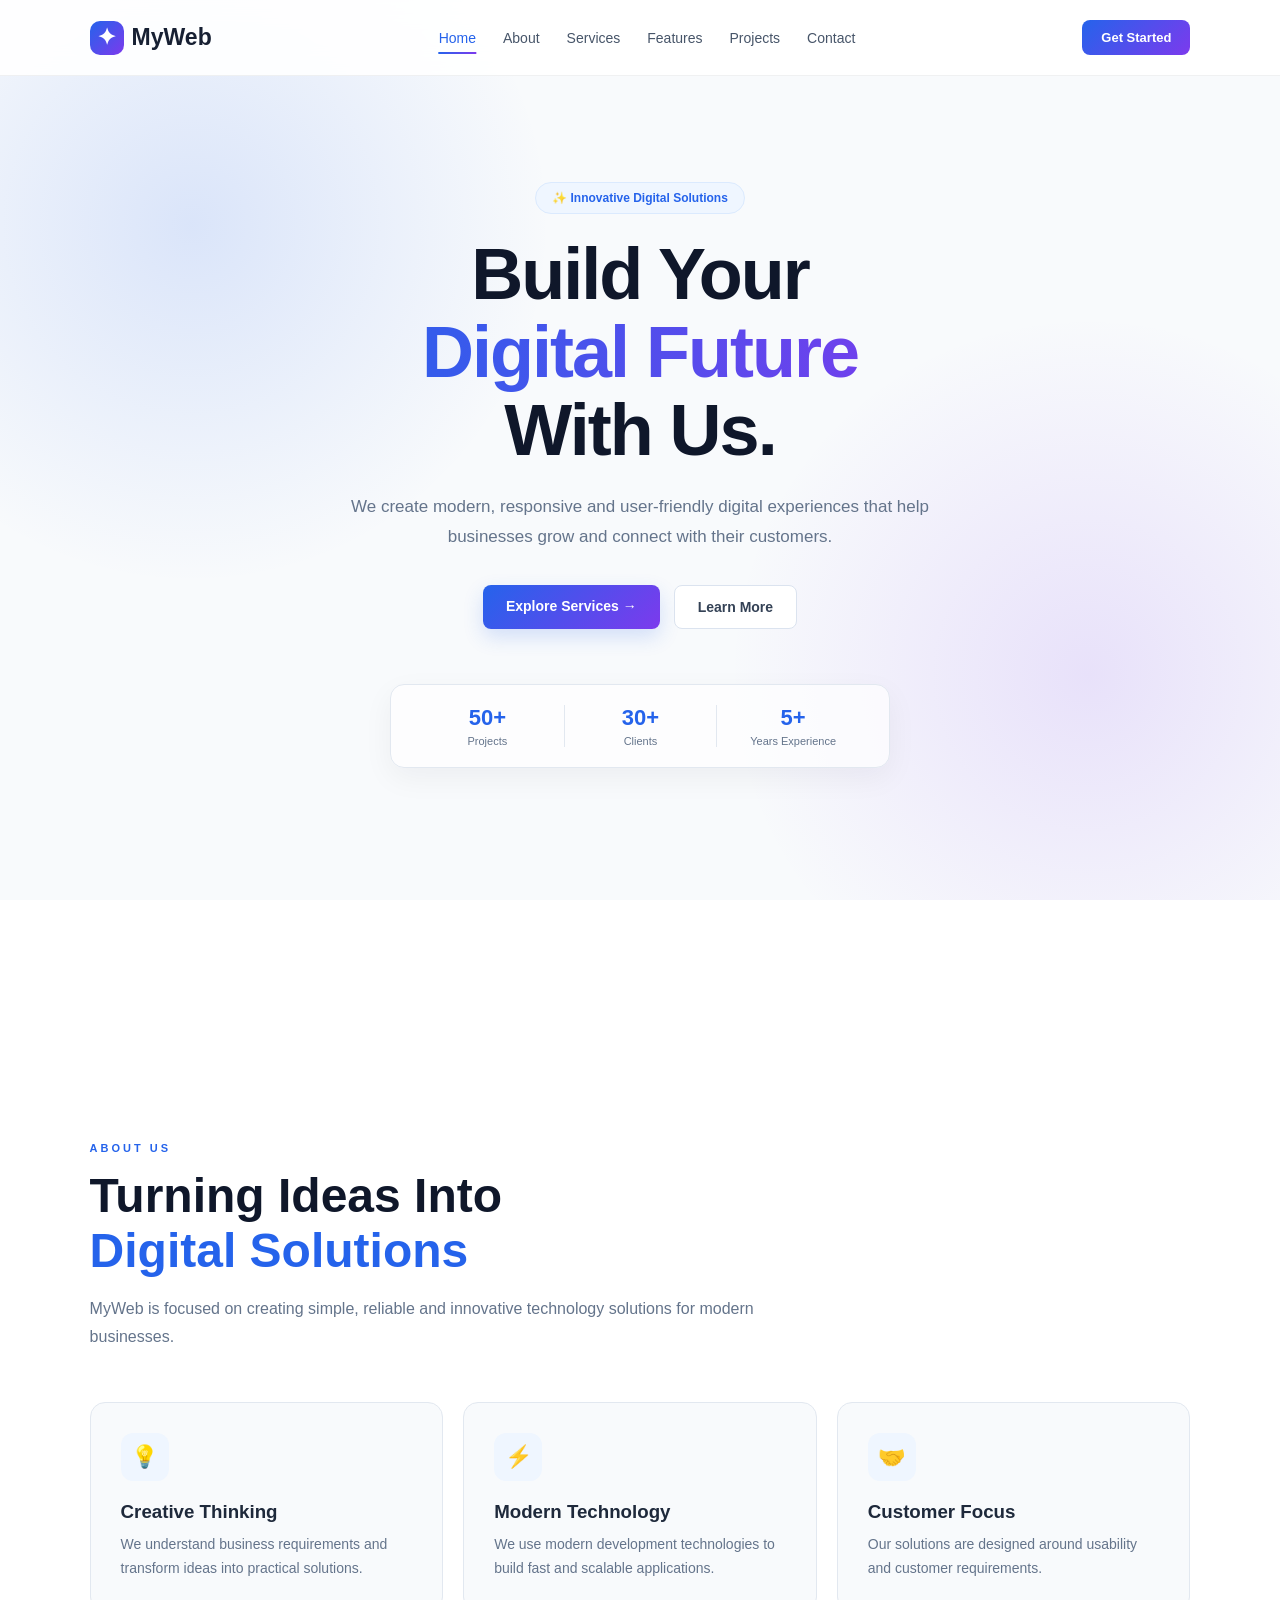
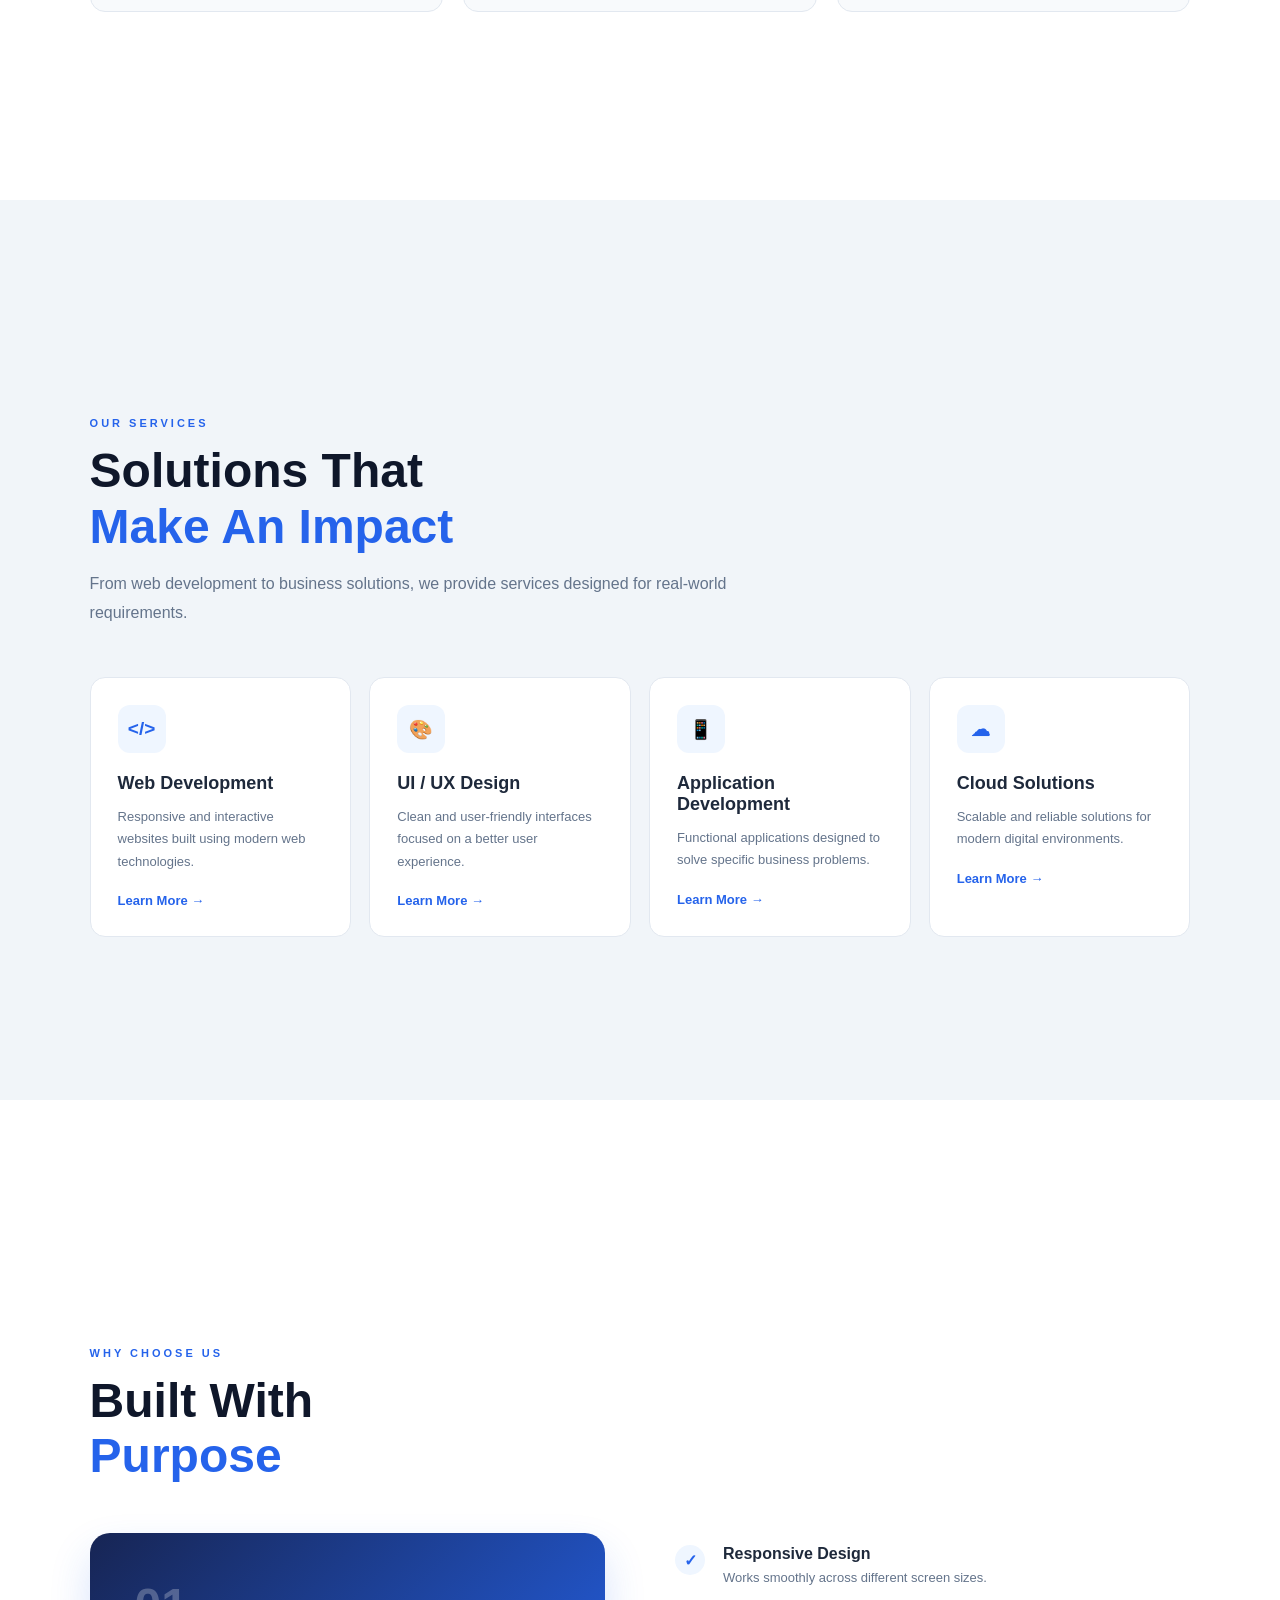
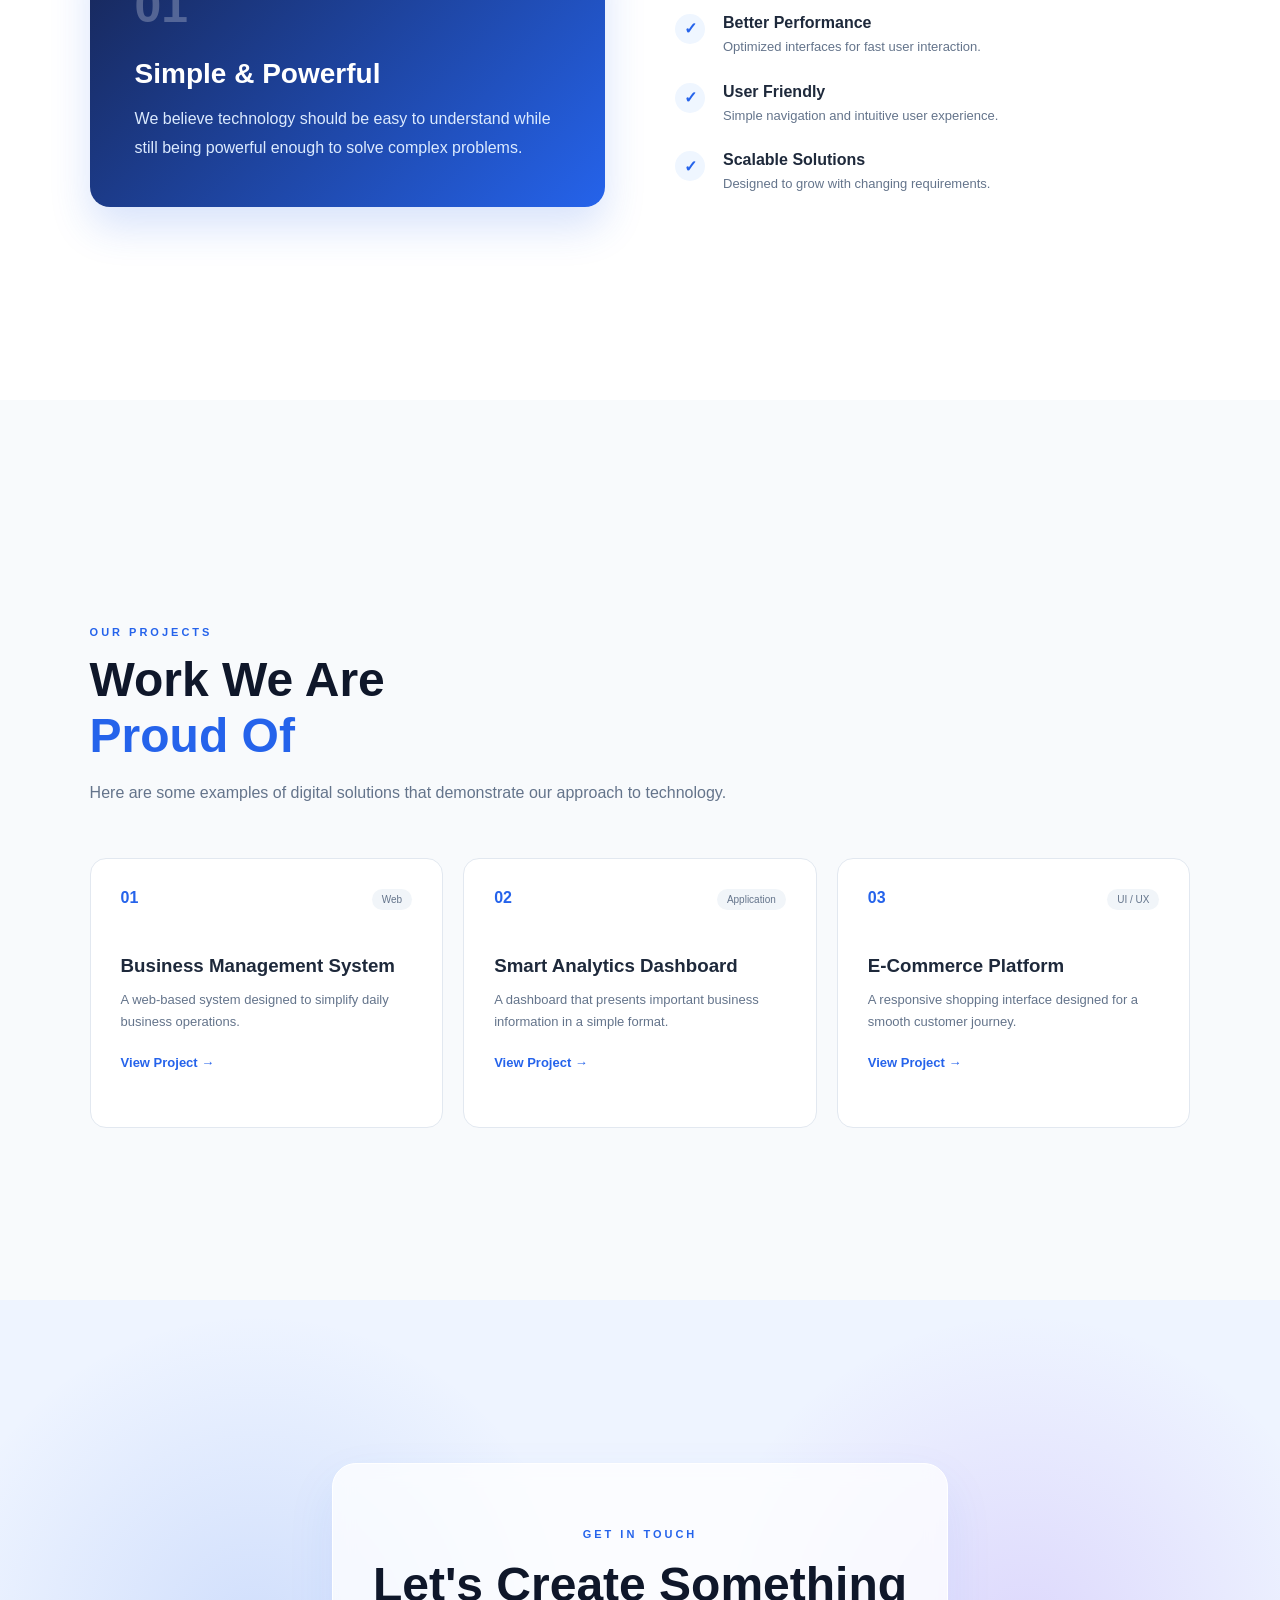
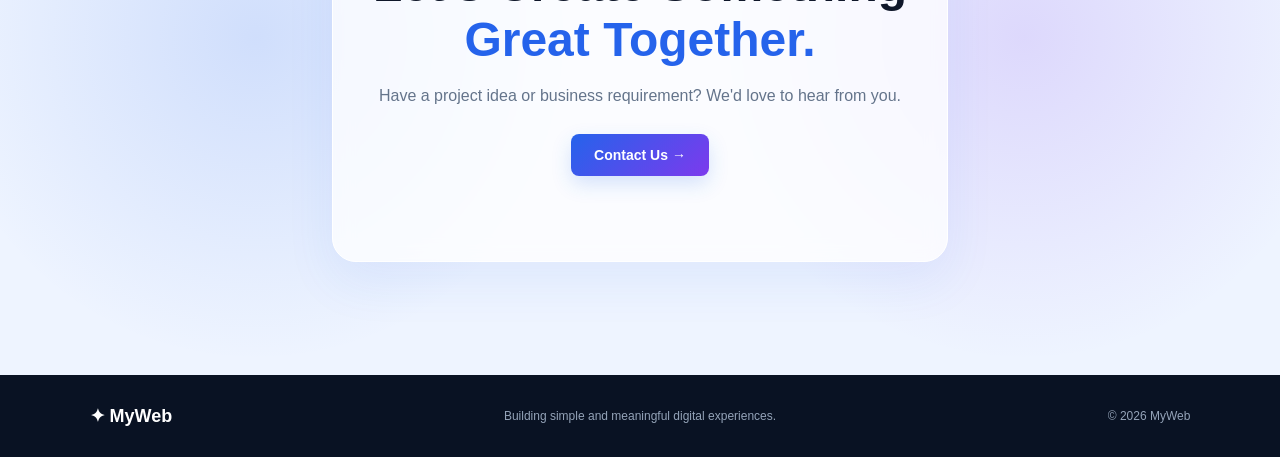
<file: PRODIGY_WD_01/index.html>
<!DOCTYPE html>
<html lang="en">

<head>
    <meta charset="UTF-8">

    <meta name="viewport"
          content="width=device-width, initial-scale=1.0">

    <title>MyWeb | Digital Solutions</title>

    <link rel="stylesheet" href="style.css">
</head>

<body>

    <!-- =========================
         NAVIGATION BAR
    ========================== -->

    <nav id="navbar">

        <div class="logo">
            <span>✦</span> MyWeb
        </div>

        <ul class="nav-links">

            <li>
                <a href="#home" class="nav-link active">
                    Home
                </a>
            </li>

            <li>
                <a href="#about" class="nav-link">
                    About
                </a>
            </li>

            <li>
                <a href="#services" class="nav-link">
                    Services
                </a>
            </li>

            <li>
                <a href="#features" class="nav-link">
                    Features
                </a>
            </li>

            <li>
                <a href="#projects" class="nav-link">
                    Projects
                </a>
            </li>

            <li>
                <a href="#contact" class="nav-link">
                    Contact
                </a>
            </li>

        </ul>

        <a href="#contact" class="nav-button">
            Get Started
        </a>

    </nav>


    <!-- =========================
         HOME
    ========================== -->

    <section id="home" class="section home">

        <div class="hero-content">

            <div class="badge">
                ✨ Innovative Digital Solutions
            </div>

            <h1>
                Build Your
                <span>Digital Future</span>
                With Us.
            </h1>

            <p>
                We create modern, responsive and user-friendly
                digital experiences that help businesses grow
                and connect with their customers.
            </p>

            <div class="hero-buttons">

                <a href="#services" class="primary-btn">
                    Explore Services →
                </a>

                <a href="#about" class="secondary-btn">
                    Learn More
                </a>

            </div>

            <!-- Small stats -->

            <div class="hero-stats">

                <div>
                    <strong>50+</strong>
                    <span>Projects</span>
                </div>

                <div>
                    <strong>30+</strong>
                    <span>Clients</span>
                </div>

                <div>
                    <strong>5+</strong>
                    <span>Years Experience</span>
                </div>

            </div>

        </div>

    </section>


    <!-- =========================
         ABOUT
    ========================== -->

    <section id="about" class="section about">

        <div class="section-container">

            <div class="section-heading">

                <span>ABOUT US</span>

                <h2>
                    Turning Ideas Into
                    <strong>Digital Solutions</strong>
                </h2>

                <p>
                    MyWeb is focused on creating simple,
                    reliable and innovative technology solutions
                    for modern businesses.
                </p>

            </div>


            <div class="about-content">

                <div class="about-box">

                    <div class="icon">
                        💡
                    </div>

                    <h3>
                        Creative Thinking
                    </h3>

                    <p>
                        We understand business requirements and
                        transform ideas into practical solutions.
                    </p>

                </div>


                <div class="about-box">

                    <div class="icon">
                        ⚡
                    </div>

                    <h3>
                        Modern Technology
                    </h3>

                    <p>
                        We use modern development technologies
                        to build fast and scalable applications.
                    </p>

                </div>


                <div class="about-box">

                    <div class="icon">
                        🤝
                    </div>

                    <h3>
                        Customer Focus
                    </h3>

                    <p>
                        Our solutions are designed around
                        usability and customer requirements.
                    </p>

                </div>

            </div>

        </div>

    </section>


    <!-- =========================
         SERVICES
    ========================== -->

    <section id="services" class="section services">

        <div class="section-container">

            <div class="section-heading">

                <span>OUR SERVICES</span>

                <h2>
                    Solutions That
                    <strong>Make An Impact</strong>
                </h2>

                <p>
                    From web development to business solutions,
                    we provide services designed for real-world
                    requirements.
                </p>

            </div>


            <div class="service-grid">

                <div class="service-card">

                    <div class="service-icon">
                        &lt;/&gt;
                    </div>

                    <h3>
                        Web Development
                    </h3>

                    <p>
                        Responsive and interactive websites
                        built using modern web technologies.
                    </p>

                    <a href="#contact">
                        Learn More →
                    </a>

                </div>


                <div class="service-card">

                    <div class="service-icon">
                        🎨
                    </div>

                    <h3>
                        UI / UX Design
                    </h3>

                    <p>
                        Clean and user-friendly interfaces
                        focused on a better user experience.
                    </p>

                    <a href="#contact">
                        Learn More →
                    </a>

                </div>


                <div class="service-card">

                    <div class="service-icon">
                        📱
                    </div>

                    <h3>
                        Application Development
                    </h3>

                    <p>
                        Functional applications designed
                        to solve specific business problems.
                    </p>

                    <a href="#contact">
                        Learn More →
                    </a>

                </div>


                <div class="service-card">

                    <div class="service-icon">
                        ☁
                    </div>

                    <h3>
                        Cloud Solutions
                    </h3>

                    <p>
                        Scalable and reliable solutions
                        for modern digital environments.
                    </p>

                    <a href="#contact">
                        Learn More →
                    </a>

                </div>

            </div>

        </div>

    </section>


    <!-- =========================
         FEATURES
    ========================== -->

    <section id="features" class="section features">

        <div class="section-container">

            <div class="section-heading">

                <span>WHY CHOOSE US</span>

                <h2>
                    Built With
                    <strong>Purpose</strong>
                </h2>

            </div>


            <div class="feature-layout">

                <div class="feature-main">

                    <div class="feature-number">
                        01
                    </div>

                    <h3>
                        Simple & Powerful
                    </h3>

                    <p>
                        We believe technology should be easy
                        to understand while still being powerful
                        enough to solve complex problems.
                    </p>

                </div>


                <div class="feature-list">

                    <div class="feature-item">

                        <span>✓</span>

                        <div>
                            <h4>Responsive Design</h4>
                            <p>
                                Works smoothly across
                                different screen sizes.
                            </p>
                        </div>

                    </div>


                    <div class="feature-item">

                        <span>✓</span>

                        <div>
                            <h4>Better Performance</h4>
                            <p>
                                Optimized interfaces for
                                fast user interaction.
                            </p>
                        </div>

                    </div>


                    <div class="feature-item">

                        <span>✓</span>

                        <div>
                            <h4>User Friendly</h4>
                            <p>
                                Simple navigation and
                                intuitive user experience.
                            </p>
                        </div>

                    </div>


                    <div class="feature-item">

                        <span>✓</span>

                        <div>
                            <h4>Scalable Solutions</h4>
                            <p>
                                Designed to grow with
                                changing requirements.
                            </p>
                        </div>

                    </div>

                </div>

            </div>

        </div>

    </section>


    <!-- =========================
         PROJECTS
    ========================== -->

    <section id="projects" class="section projects">

        <div class="section-container">

            <div class="section-heading">

                <span>OUR PROJECTS</span>

                <h2>
                    Work We Are
                    <strong>Proud Of</strong>
                </h2>

                <p>
                    Here are some examples of digital solutions
                    that demonstrate our approach to technology.
                </p>

            </div>


            <div class="project-grid">

                <div class="project-card">

                    <div class="project-top">
                        <span>01</span>
                        <span>Web</span>
                    </div>

                    <h3>
                        Business Management System
                    </h3>

                    <p>
                        A web-based system designed to
                        simplify daily business operations.
                    </p>

                    <a href="#contact">
                        View Project →
                    </a>

                </div>


                <div class="project-card">

                    <div class="project-top">
                        <span>02</span>
                        <span>Application</span>
                    </div>

                    <h3>
                        Smart Analytics Dashboard
                    </h3>

                    <p>
                        A dashboard that presents important
                        business information in a simple format.
                    </p>

                    <a href="#contact">
                        View Project →
                    </a>

                </div>


                <div class="project-card">

                    <div class="project-top">
                        <span>03</span>
                        <span>UI / UX</span>
                    </div>

                    <h3>
                        E-Commerce Platform
                    </h3>

                    <p>
                        A responsive shopping interface
                        designed for a smooth customer journey.
                    </p>

                    <a href="#contact">
                        View Project →
                    </a>

                </div>

            </div>

        </div>

    </section>


    <!-- =========================
         CONTACT
    ========================== -->

    <section id="contact" class="section contact">

        <div class="contact-container">

            <span class="contact-label">
                GET IN TOUCH
            </span>

            <h2>
                Let's Create Something
                <span>Great Together.</span>
            </h2>

            <p>
                Have a project idea or business requirement?
                We'd love to hear from you.
            </p>

            <button
                class="primary-btn"
                onclick="showMessage()">

                Contact Us →

            </button>

            <p id="message"></p>

        </div>

    </section>


    <!-- =========================
         FOOTER
    ========================== -->

    <footer>

        <div class="footer-logo">
            ✦ MyWeb
        </div>

        <p>
            Building simple and meaningful digital experiences.
        </p>

        <span>
            © 2026 MyWeb
        </span>

    </footer>


    <script src="script.js"></script>

</body>

</html>
</file>
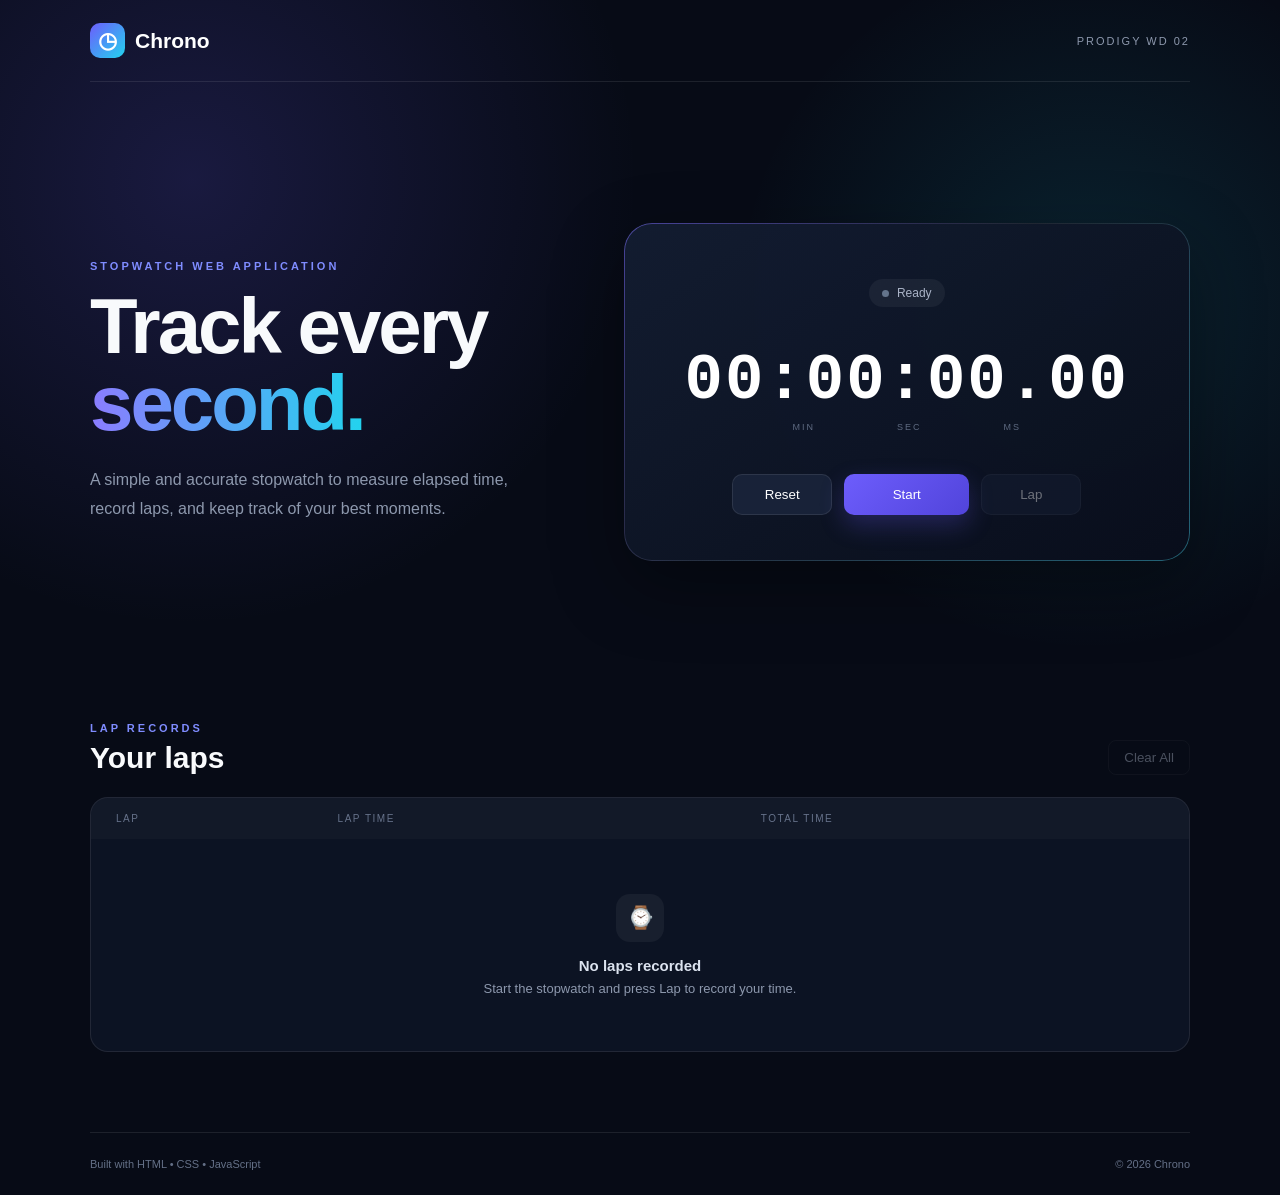
<file: PRODIGY_WD_02/index.html>
<!DOCTYPE html>
<html lang="en">

<head>
    <meta charset="UTF-8">
    <meta name="viewport" content="width=device-width, initial-scale=1.0">

    <title>Chrono | Stopwatch</title>

    <link rel="stylesheet" href="style.css">
</head>

<body>

    <main class="app">

        <!-- Header -->
        <header class="topbar">

            <a href="#" class="brand">
                <span class="brand-icon">◷</span>
                Chrono
            </a>

            <span class="task-label">
                PRODIGY WD 02
            </span>

        </header>


        <!-- Main Stopwatch Section -->
        <section class="hero">

            <!-- Introduction -->
            <div class="intro">

                <p class="eyebrow">
                    STOPWATCH WEB APPLICATION
                </p>

                <h1>
                    Track every
                    <br>
                    <span>second.</span>
                </h1>

                <p class="description">
                    A simple and accurate stopwatch to measure
                    elapsed time, record laps, and keep track
                    of your best moments.
                </p>

            </div>


            <!-- Stopwatch -->
            <div class="stopwatch-card">

                <div class="status" id="status">

                    <span class="status-dot"></span>

                    Ready

                </div>


                <!-- Time Display -->
                <div class="time" id="display">
                    00:00:00.00
                </div>


                <!-- Time Labels -->
                <div class="time-labels">

                    <span>MIN</span>
                    <span>SEC</span>
                    <span>MS</span>

                </div>


                <!-- Controls -->
                <div class="controls">

                    <button
                        class="control-btn secondary"
                        id="resetBtn">

                        Reset

                    </button>


                    <button
                        class="control-btn primary"
                        id="startBtn">

                        Start

                    </button>


                    <button
                        class="control-btn secondary"
                        id="lapBtn"
                        disabled>

                        Lap

                    </button>

                </div>

            </div>

        </section>


        <!-- Lap Section -->
        <section class="laps-section">

            <div class="section-heading">

                <div>

                    <p class="eyebrow">
                        LAP RECORDS
                    </p>

                    <h2>
                        Your laps
                    </h2>

                </div>


                <button
                    class="clear-btn"
                    id="clearBtn"
                    disabled>

                    Clear All

                </button>

            </div>


            <!-- Lap Card -->
            <div class="laps-card">

                <!-- Table Header -->
                <div class="laps-header">

                    <span>Lap</span>

                    <span>Lap Time</span>

                    <span>Total Time</span>

                </div>


                <!-- Lap List -->
                <div
                    id="lapsList"
                    class="laps-list">

                    <div
                        class="empty-state"
                        id="emptyState">

                        <div class="empty-icon">
                            ⌚
                        </div>

                        <h3>
                            No laps recorded
                        </h3>

                        <p>
                            Start the stopwatch and press
                            Lap to record your time.
                        </p>

                    </div>

                </div>

            </div>

        </section>


        <!-- Footer -->
        <footer>

            <span>
                Built with HTML • CSS • JavaScript
            </span>

            <span>
                © 2026 Chrono
            </span>

        </footer>

    </main>


    <script src="script.js"></script>

</body>

</html>
</file>
<file: PRODIGY_WD_01/style.css>
/* =========================
   RESET
========================= */

* {
    margin: 0;
    padding: 0;
    box-sizing: border-box;
}

html {
    scroll-behavior: smooth;
}

body {
    font-family: "Segoe UI", Arial, sans-serif;
    background: #f8fafc;
    color: #172033;
}

a {
    text-decoration: none;
}


/* =========================
   NAVBAR
========================= */

#navbar {
    position: fixed;

    top: 0;
    left: 0;

    width: 100%;

    height: 76px;

    padding: 0 7%;

    display: flex;
    align-items: center;
    justify-content: space-between;

    background: rgba(255, 255, 255, 0.9);

    backdrop-filter: blur(12px);

    border-bottom: 1px solid rgba(15, 23, 42, 0.06);

    z-index: 1000;

    transition: all 0.35s ease;
}


/* Navbar after scrolling */

#navbar.scrolled {

    height: 66px;

    background: rgba(9, 18, 35, 0.96);

    box-shadow:
        0 8px 30px rgba(0, 0, 0, 0.18);
}


/* =========================
   LOGO
========================= */

.logo {

    display: flex;

    align-items: center;

    gap: 8px;

    color: #172033;

    font-size: 23px;

    font-weight: 700;
}

.logo span {

    width: 34px;
    height: 34px;

    display: flex;

    align-items: center;
    justify-content: center;

    border-radius: 10px;

    color: white;

    background:
        linear-gradient(
            135deg,
            #2563eb,
            #7c3aed
        );
}

#navbar.scrolled .logo {
    color: white;
}


/* =========================
   NAV LINKS
========================= */

.nav-links {

    display: flex;

    align-items: center;

    gap: 27px;

    list-style: none;
}

.nav-link {

    position: relative;

    color: #475569;

    font-size: 14px;

    font-weight: 500;

    padding: 8px 0;

    transition: 0.3s;
}

.nav-link:hover {

    color: #2563eb;

    transform: translateY(-2px);
}


/* Underline */

.nav-link::after {

    content: "";

    position: absolute;

    left: 50%;
    bottom: 0;

    width: 0;
    height: 2px;

    background:
        linear-gradient(
            90deg,
            #2563eb,
            #7c3aed
        );

    transform: translateX(-50%);

    transition: 0.3s;
}

.nav-link:hover::after,
.nav-link.active::after {

    width: 100%;
}


/* Active */

.nav-link.active {
    color: #2563eb;
}


/* Navbar when scrolling */

#navbar.scrolled .nav-link {
    color: #cbd5e1;
}

#navbar.scrolled .nav-link:hover,
#navbar.scrolled .nav-link.active {
    color: #60a5fa;
}


/* =========================
   NAV BUTTON
========================= */

.nav-button {

    padding: 10px 19px;

    border-radius: 8px;

    color: white;

    font-size: 13px;

    font-weight: 600;

    background:
        linear-gradient(
            135deg,
            #2563eb,
            #7c3aed
        );

    transition: 0.3s;
}

.nav-button:hover {

    transform: translateY(-2px);

    box-shadow:
        0 8px 20px rgba(37, 99, 235, 0.25);
}


/* =========================
   GENERAL SECTION
========================= */

.section {

    min-height: 100vh;

    padding: 130px 7% 80px;

    display: flex;

    align-items: center;

    justify-content: center;

    position: relative;

    overflow: hidden;
}

.section-container {

    width: 100%;

    max-width: 1150px;

    margin: auto;
}


/* =========================
   HOME
========================= */

.home {

    text-align: center;

    background:
        radial-gradient(
            circle at 15% 25%,
            rgba(37, 99, 235, 0.14),
            transparent 28%
        ),
        radial-gradient(
            circle at 85% 75%,
            rgba(124, 58, 237, 0.13),
            transparent 28%
        ),
        #f8fafc;
}


.hero-content {

    max-width: 850px;

    margin: auto;

    z-index: 2;
}


/* Badge */

.badge {

    display: inline-block;

    padding: 8px 16px;

    margin-bottom: 22px;

    border-radius: 30px;

    color: #2563eb;

    background: #eff6ff;

    border: 1px solid #dbeafe;

    font-size: 12px;

    font-weight: 600;
}


/* Hero heading */

.hero-content h1 {

    font-size: clamp(45px, 6vw, 72px);

    line-height: 1.08;

    letter-spacing: -2px;

    color: #0f172a;

    margin-bottom: 22px;
}

.hero-content h1 span {

    display: block;

    background:
        linear-gradient(
            90deg,
            #2563eb,
            #7c3aed
        );

    -webkit-background-clip: text;

    color: transparent;
}


.hero-content > p {

    max-width: 650px;

    margin: auto;

    color: #64748b;

    font-size: 17px;

    line-height: 1.8;
}


/* =========================
   HERO BUTTONS
========================= */

.hero-buttons {

    margin-top: 32px;

    display: flex;

    justify-content: center;

    gap: 14px;
}


.primary-btn {

    display: inline-block;

    padding: 13px 23px;

    border: none;

    border-radius: 8px;

    color: white;

    background:
        linear-gradient(
            135deg,
            #2563eb,
            #7c3aed
        );

    font-size: 14px;

    font-weight: 600;

    cursor: pointer;

    box-shadow:
        0 8px 20px rgba(37, 99, 235, 0.18);

    transition: 0.3s;
}

.primary-btn:hover {

    transform: translateY(-3px);

    box-shadow:
        0 12px 28px rgba(37, 99, 235, 0.28);
}


.secondary-btn {

    display: inline-block;

    padding: 13px 23px;

    border: 1px solid #dbe3ef;

    border-radius: 8px;

    color: #334155;

    background: white;

    font-size: 14px;

    font-weight: 600;

    transition: 0.3s;
}

.secondary-btn:hover {

    border-color: #2563eb;

    color: #2563eb;

    transform: translateY(-3px);
}


/* =========================
   HERO STATS
========================= */

.hero-stats {

    max-width: 500px;

    margin: 55px auto 0;

    padding: 20px;

    display: grid;

    grid-template-columns: repeat(3, 1fr);

    background: rgba(255, 255, 255, 0.7);

    border: 1px solid #e2e8f0;

    border-radius: 14px;

    box-shadow:
        0 10px 30px rgba(15, 23, 42, 0.05);
}

.hero-stats div {

    display: flex;

    flex-direction: column;

    gap: 4px;
}

.hero-stats div + div {

    border-left: 1px solid #e2e8f0;
}

.hero-stats strong {

    color: #2563eb;

    font-size: 22px;
}

.hero-stats span {

    color: #64748b;

    font-size: 11px;
}


/* =========================
   SECTION HEADING
========================= */

.section-heading {

    max-width: 700px;

    margin-bottom: 50px;
}

.section-heading > span {

    color: #2563eb;

    font-size: 11px;

    font-weight: 700;

    letter-spacing: 3px;
}

.section-heading h2 {

    margin-top: 12px;

    font-size: clamp(32px, 5vw, 48px);

    line-height: 1.15;

    color: #0f172a;
}

.section-heading h2 strong {

    display: block;

    color: #2563eb;
}

.section-heading p {

    margin-top: 16px;

    color: #64748b;

    line-height: 1.8;
}


/* =========================
   ABOUT
========================= */

.about {

    background: white;
}


.about-content {

    display: grid;

    grid-template-columns: repeat(3, 1fr);

    gap: 20px;
}

.about-box {

    padding: 30px;

    background: #f8fafc;

    border: 1px solid #e2e8f0;

    border-radius: 15px;

    transition: 0.3s;
}

.about-box:hover {

    transform: translateY(-7px);

    background: white;

    border-color: #bfdbfe;

    box-shadow:
        0 15px 30px rgba(37, 99, 235, 0.08);
}

.icon {

    width: 48px;
    height: 48px;

    display: flex;

    align-items: center;
    justify-content: center;

    margin-bottom: 20px;

    border-radius: 12px;

    background: #eff6ff;

    font-size: 22px;
}

.about-box h3 {

    margin-bottom: 10px;

    color: #1e293b;
}

.about-box p {

    color: #64748b;

    font-size: 14px;

    line-height: 1.7;
}


/* =========================
   SERVICES
========================= */

.services {

    background: #f1f5f9;
}


.service-grid {

    display: grid;

    grid-template-columns: repeat(4, 1fr);

    gap: 18px;
}

.service-card {

    padding: 27px;

    background: white;

    border: 1px solid #e2e8f0;

    border-radius: 15px;

    transition: 0.3s;
}

.service-card:hover {

    transform: translateY(-8px);

    border-color: #bfdbfe;

    box-shadow:
        0 15px 30px rgba(15, 23, 42, 0.08);
}


.service-icon {

    width: 48px;
    height: 48px;

    display: flex;

    align-items: center;
    justify-content: center;

    margin-bottom: 20px;

    border-radius: 12px;

    color: #2563eb;

    background: #eff6ff;

    font-size: 19px;

    font-weight: bold;
}

.service-card h3 {

    margin-bottom: 12px;

    color: #1e293b;

    font-size: 18px;
}

.service-card p {

    color: #64748b;

    font-size: 13px;

    line-height: 1.7;
}

.service-card a {

    display: inline-block;

    margin-top: 20px;

    color: #2563eb;

    font-size: 13px;

    font-weight: 600;
}


/* =========================
   FEATURES
========================= */

.features {

    background: #ffffff;
}


.feature-layout {

    display: grid;

    grid-template-columns: 1fr 1fr;

    gap: 70px;

    align-items: center;
}


.feature-main {

    padding: 45px;

    border-radius: 20px;

    color: white;

    background:
        linear-gradient(
            135deg,
            #172554,
            #2563eb
        );

    box-shadow:
        0 20px 40px rgba(37, 99, 235, 0.18);
}

.feature-number {

    font-size: 48px;

    font-weight: 700;

    opacity: 0.25;

    margin-bottom: 25px;
}

.feature-main h3 {

    font-size: 28px;

    margin-bottom: 15px;
}

.feature-main p {

    color: #dbeafe;

    line-height: 1.8;
}


/* Feature list */

.feature-list {

    display: flex;

    flex-direction: column;

    gap: 25px;
}

.feature-item {

    display: flex;

    gap: 18px;
}

.feature-item > span {

    flex-shrink: 0;

    width: 30px;
    height: 30px;

    display: flex;

    align-items: center;
    justify-content: center;

    border-radius: 50%;

    color: #2563eb;

    background: #eff6ff;

    font-weight: bold;
}

.feature-item h4 {

    margin-bottom: 5px;

    color: #1e293b;
}

.feature-item p {

    color: #64748b;

    font-size: 13px;

    line-height: 1.6;
}


/* =========================
   PROJECTS
========================= */

.projects {

    background: #f8fafc;
}


.project-grid {

    display: grid;

    grid-template-columns: repeat(3, 1fr);

    gap: 20px;
}


.project-card {

    padding: 30px;

    min-height: 270px;

    background: white;

    border: 1px solid #e2e8f0;

    border-radius: 16px;

    transition: 0.3s;
}

.project-card:hover {

    transform: translateY(-8px);

    border-color: #c7d2fe;

    box-shadow:
        0 15px 35px rgba(15, 23, 42, 0.08);
}


.project-top {

    display: flex;

    justify-content: space-between;

    margin-bottom: 45px;
}

.project-top span:first-child {

    color: #2563eb;

    font-weight: 700;
}

.project-top span:last-child {

    padding: 5px 10px;

    border-radius: 20px;

    background: #f1f5f9;

    color: #64748b;

    font-size: 10px;
}

.project-card h3 {

    margin-bottom: 12px;

    color: #1e293b;
}

.project-card p {

    color: #64748b;

    font-size: 13px;

    line-height: 1.7;
}

.project-card a {

    display: inline-block;

    margin-top: 22px;

    color: #2563eb;

    font-size: 13px;

    font-weight: 600;
}


/* =========================
   CONTACT
========================= */

.contact {

    min-height: 75vh;

    text-align: center;

    background:
        radial-gradient(
            circle at 20% 50%,
            rgba(37, 99, 235, 0.15),
            transparent 30%
        ),
        radial-gradient(
            circle at 80% 50%,
            rgba(124, 58, 237, 0.15),
            transparent 30%
        ),
        #eef4ff;
}


.contact-container {

    max-width: 750px;

    padding: 60px 40px;

    background: rgba(255, 255, 255, 0.75);

    border: 1px solid white;

    border-radius: 24px;

    box-shadow:
        0 20px 50px rgba(37, 99, 235, 0.08);

    backdrop-filter: blur(10px);
}

.contact-label {

    color: #2563eb;

    font-size: 11px;

    font-weight: 700;

    letter-spacing: 3px;
}

.contact h2 {

    margin: 15px 0;

    font-size: clamp(32px, 5vw, 48px);

    color: #0f172a;
}

.contact h2 span {

    display: block;

    color: #2563eb;
}

.contact-container > p {

    margin-bottom: 25px;

    color: #64748b;

    line-height: 1.7;
}

#message {

    margin-top: 15px;

    color: #2563eb;

    font-weight: 600;
}


/* =========================
   FOOTER
========================= */

footer {

    padding: 30px 7%;

    display: flex;

    align-items: center;

    justify-content: space-between;

    gap: 20px;

    color: #94a3b8;

    background: #091223;

    font-size: 12px;
}

.footer-logo {

    color: white;

    font-size: 18px;

    font-weight: 700;
}

footer p {

    margin: 0;
}


/* =========================
   RESPONSIVE
========================= */

@media (max-width: 1000px) {

    #navbar {
        padding: 0 4%;
    }

    #navbar.scrolled {
        padding: 0 4%;
    }

    .nav-links {
        gap: 15px;
    }

    .nav-link {
        font-size: 13px;
    }

    .service-grid {
        grid-template-columns: repeat(2, 1fr);
    }

    .about-content {
        grid-template-columns: 1fr;
    }

    .feature-layout {
        grid-template-columns: 1fr;
    }

    .project-grid {
        grid-template-columns: 1fr;
    }
}


@media (max-width: 750px) {

    #navbar {

        height: auto;

        min-height: 65px;

        padding: 12px 5%;

        flex-wrap: wrap;

        gap: 10px;
    }

    #navbar.scrolled {
        height: auto;

        padding: 12px 5%;
    }

    .logo {
        font-size: 19px;
    }

    .logo span {
        width: 30px;
        height: 30px;
    }

    .nav-button {
        display: none;
    }

    .nav-links {

        order: 3;

        width: 100%;

        justify-content: center;

        gap: 18px;

        overflow-x: auto;

        padding: 5px 0;
    }

    .nav-link {
        white-space: nowrap;
        font-size: 12px;
    }

    .section {
        padding: 130px 5% 70px;
    }

    .hero-content h1 {
        font-size: 43px;
    }

    .hero-stats {
        grid-template-columns: 1fr;

        gap: 15px;
    }

    .hero-stats div + div {
        border-left: none;

        border-top: 1px solid #e2e8f0;

        padding-top: 12px;
    }

    .hero-buttons {
        flex-direction: column;

        align-items: center;
    }

    .service-grid {
        grid-template-columns: 1fr;
    }

    .feature-layout {
        gap: 30px;
    }

    .feature-main {
        padding: 30px;
    }

    footer {
        flex-direction: column;

        text-align: center;
    }
}
</file>
<file: PRODIGY_WD_02/style.css>
/* =========================
   RESET
========================= */

* {
    margin: 0;
    padding: 0;
    box-sizing: border-box;
}


/* =========================
   VARIABLES
========================= */

:root {

    --bg: #070b16;

    --card: #0e1526;

    --card-light: #131d32;

    --text: #f8fafc;

    --muted: #8d98ad;

    --accent: #6d5dfc;

    --accent-2: #22d3ee;

    --border: rgba(255, 255, 255, 0.09);

}


/* =========================
   BODY
========================= */

html {
    scroll-behavior: smooth;
}


body {

    min-height: 100vh;

    font-family:
        "Segoe UI",
        Arial,
        sans-serif;

    color: var(--text);

    background:

        radial-gradient(
            circle at 15% 15%,
            rgba(109, 93, 252, 0.18),
            transparent 30%
        ),

        radial-gradient(
            circle at 85% 25%,
            rgba(34, 211, 238, 0.12),
            transparent 25%
        ),

        var(--bg);

}


/* =========================
   MAIN CONTAINER
========================= */

.app {

    width: min(1100px, 92%);

    margin: auto;

}


/* =========================
   HEADER
========================= */

.topbar {

    height: 82px;

    display: flex;

    align-items: center;

    justify-content: space-between;

    border-bottom:
        1px solid var(--border);

}


/* Logo */

.brand {

    display: flex;

    align-items: center;

    gap: 10px;

    color: white;

    text-decoration: none;

    font-size: 21px;

    font-weight: 700;

}


.brand-icon {

    width: 35px;

    height: 35px;

    display: grid;

    place-items: center;

    border-radius: 10px;

    background:
        linear-gradient(
            135deg,
            var(--accent),
            var(--accent-2)
        );

    font-size: 22px;

}


/* Task label */

.task-label {

    color: var(--muted);

    font-size: 11px;

    letter-spacing: 2px;

}


/* =========================
   HERO SECTION
========================= */

.hero {

    min-height: 620px;

    display: grid;

    grid-template-columns:
        0.9fr 1.1fr;

    align-items: center;

    gap: 70px;

    padding: 80px 0;

}


/* Introduction */

.intro {

    max-width: 500px;

}


.eyebrow {

    color: #7f8cff;

    font-size: 11px;

    font-weight: 700;

    letter-spacing: 3px;

}


.intro h1 {

    margin-top: 16px;

    font-size:
        clamp(48px, 7vw, 78px);

    line-height: 0.98;

    letter-spacing: -3px;

}


.intro h1 span {

    background:
        linear-gradient(
            90deg,
            #8b7cff,
            #22d3ee
        );

    -webkit-background-clip: text;

    color: transparent;

}


.description {

    max-width: 440px;

    margin-top: 25px;

    color: var(--muted);

    line-height: 1.8;

}


/* =========================
   STOPWATCH CARD
========================= */

.stopwatch-card {

    position: relative;

    padding: 55px 45px 45px;

    text-align: center;

    background:
        linear-gradient(
            145deg,
            rgba(19, 29, 50, 0.96),
            rgba(9, 14, 27, 0.96)
        );

    border:
        1px solid var(--border);

    border-radius: 28px;

    box-shadow:
        0 25px 70px rgba(0, 0, 0, 0.35);

}


/* Gradient border */

.stopwatch-card::before {

    content: "";

    position: absolute;

    inset: -1px;

    border-radius: 28px;

    padding: 1px;

    background:
        linear-gradient(
            135deg,
            rgba(109, 93, 252, 0.5),
            transparent 45%,
            rgba(34, 211, 238, 0.35)
        );

    -webkit-mask:
        linear-gradient(#fff 0 0) content-box,
        linear-gradient(#fff 0 0);

    -webkit-mask-composite: xor;

    mask-composite: exclude;

    pointer-events: none;

}


/* =========================
   STATUS
========================= */

.status {

    display: inline-flex;

    align-items: center;

    gap: 8px;

    padding: 7px 13px;

    border-radius: 30px;

    color: #aab3c7;

    background:
        rgba(255, 255, 255, 0.05);

    font-size: 12px;

}


.status-dot {

    width: 7px;

    height: 7px;

    border-radius: 50%;

    background: #64748b;

}


/* Running */

.status.running .status-dot {

    background: #22c55e;

    box-shadow:
        0 0 10px #22c55e;

}


/* Paused */

.status.paused .status-dot {

    background: #f59e0b;

}


/* =========================
   TIME
========================= */

.time {

    margin-top: 38px;

    font-family:
        "Courier New",
        monospace;

    font-size:
        clamp(38px, 6vw, 64px);

    font-weight: 700;

    letter-spacing: 2px;

    color: white;

}


/* Time labels */

.time-labels {

    display: flex;

    justify-content: center;

    gap: 82px;

    margin-top: 5px;

    color: #5f6b82;

    font-size: 9px;

    letter-spacing: 2px;

}


/* =========================
   CONTROL BUTTONS
========================= */

.controls {

    display: flex;

    justify-content: center;

    gap: 12px;

    margin-top: 42px;

}


.control-btn {

    min-width: 100px;

    padding: 12px 20px;

    border:
        1px solid var(--border);

    border-radius: 10px;

    color: white;

    background: #182238;

    cursor: pointer;

    transition: 0.25s ease;

}


.control-btn:hover:not(:disabled) {

    transform:
        translateY(-2px);

    border-color:
        rgba(255, 255, 255, 0.2);

}


/* Start button */

.control-btn.primary {

    min-width: 125px;

    border: none;

    background:
        linear-gradient(
            135deg,
            var(--accent),
            #5144db
        );

    box-shadow:
        0 10px 25px
        rgba(109, 93, 252, 0.25);

}


.control-btn.primary:hover:not(:disabled) {

    box-shadow:
        0 14px 30px
        rgba(109, 93, 252, 0.35);

}


/* Disabled */

.control-btn:disabled,
.clear-btn:disabled {

    cursor: not-allowed;

    opacity: 0.4;

}


/* =========================
   LAP SECTION
========================= */

.laps-section {

    padding:
        20px 0 80px;

}


.section-heading {

    display: flex;

    align-items: end;

    justify-content: space-between;

    margin-bottom: 22px;

}


.section-heading h2 {

    margin-top: 7px;

    font-size: 30px;

}


/* Clear button */

.clear-btn {

    padding: 9px 15px;

    border:
        1px solid var(--border);

    border-radius: 8px;

    color: #aeb8ca;

    background: transparent;

    cursor: pointer;

    transition: 0.2s;

}


.clear-btn:hover:not(:disabled) {

    color: white;

    background:
        rgba(255, 255, 255, 0.06);

}


/* =========================
   LAP CARD
========================= */

.laps-card {

    overflow: hidden;

    border:
        1px solid var(--border);

    border-radius: 18px;

    background:
        rgba(14, 21, 38, 0.82);

}


/* Table header */

.laps-header,
.lap-row {

    display: grid;

    grid-template-columns:
        0.5fr 1fr 1fr;

    gap: 20px;

    align-items: center;

}


.laps-header {

    padding: 15px 25px;

    color: #66728a;

    background:
        rgba(255, 255, 255, 0.025);

    font-size: 10px;

    text-transform: uppercase;

    letter-spacing: 1.5px;

}


/* Lap row */

.lap-row {

    padding: 17px 25px;

    border-top:
        1px solid var(--border);

    color: #d7deea;

    font-family:
        "Courier New",
        monospace;

}


.lap-number {

    color: #7f8cff;

    font-weight: 700;

}


.lap-row.latest {

    background:
        rgba(109, 93, 252, 0.07);

}


/* =========================
   EMPTY STATE
========================= */

.empty-state {

    padding: 55px 20px;

    text-align: center;

    color: var(--muted);

}


.empty-icon {

    width: 48px;

    height: 48px;

    display: grid;

    place-items: center;

    margin:
        0 auto 15px;

    border-radius: 14px;

    background:
        rgba(255, 255, 255, 0.05);

    font-size: 22px;

}


.empty-state h3 {

    color: #dce3ef;

    font-size: 15px;

    margin-bottom: 7px;

}


.empty-state p {

    font-size: 13px;

}


/* =========================
   FOOTER
========================= */

footer {

    display: flex;

    justify-content: space-between;

    padding: 25px 0;

    border-top:
        1px solid var(--border);

    color: #647087;

    font-size: 11px;

}


/* =========================
   RESPONSIVE
========================= */

@media (max-width: 850px) {

    .hero {

        grid-template-columns: 1fr;

        gap: 45px;

        padding: 65px 0;

    }


    .intro {

        text-align: center;

        margin: auto;

    }


    .description {

        margin-left: auto;

        margin-right: auto;

    }

}


@media (max-width: 550px) {

    .topbar {

        height: 70px;

    }


    .task-label {

        display: none;

    }


    .hero {

        min-height: auto;

        padding: 55px 0 65px;

    }


    .intro h1 {

        font-size: 48px;

    }


    .stopwatch-card {

        padding:
            40px 18px 30px;

    }


    .time {

        font-size: 34px;

        letter-spacing: 0;

    }


    .time-labels {

        gap: 55px;

    }


    .controls {

        flex-wrap: wrap;

    }


    .control-btn {

        min-width: 90px;

    }


    .laps-header,
    .lap-row {

        grid-template-columns:
            0.45fr 1fr 1fr;

        padding-left: 15px;

        padding-right: 15px;

        font-size: 11px;

    }


    footer {

        flex-direction: column;

        gap: 8px;

        text-align: center;

    }

}
</file>
